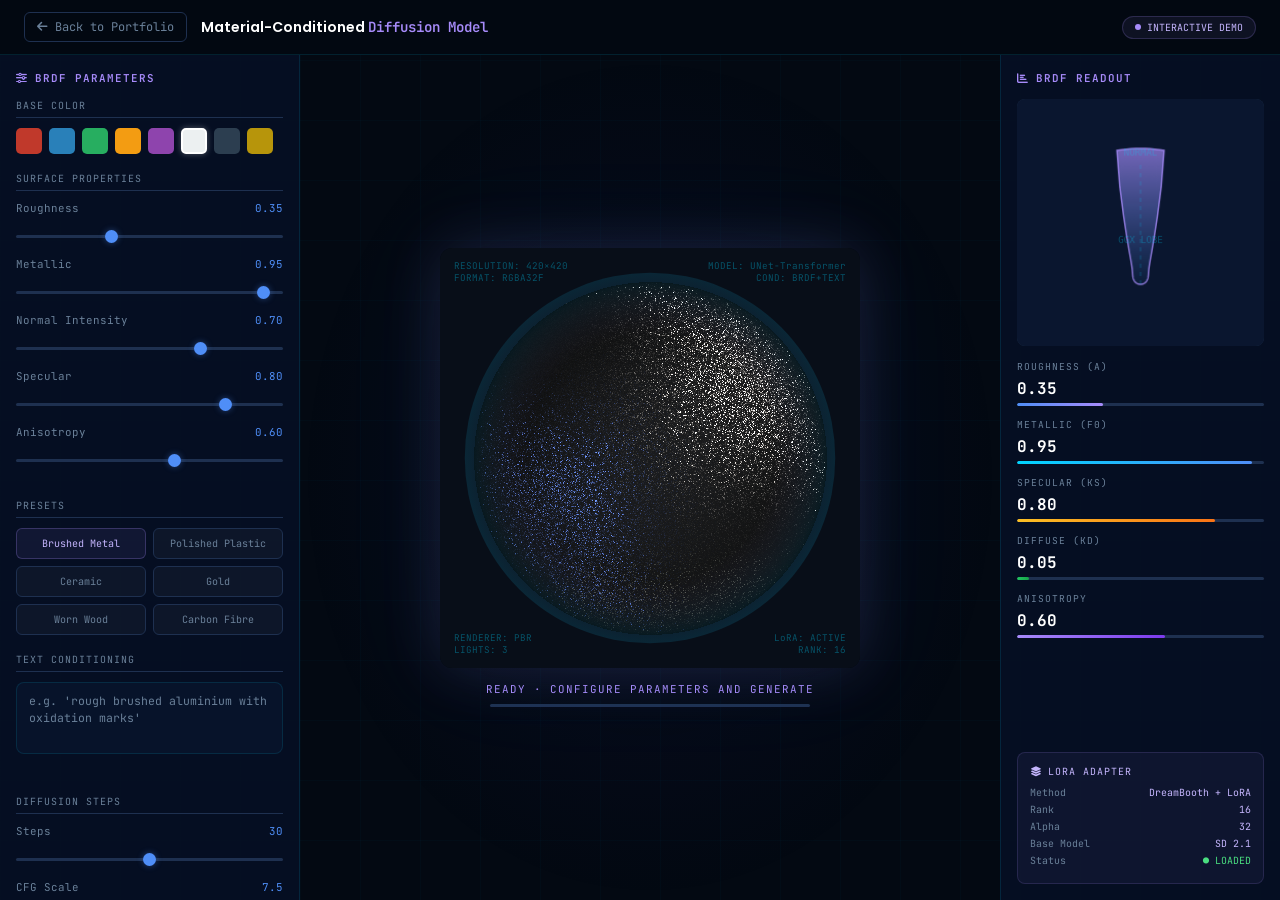
<file: demo-diffusion.html>
<!DOCTYPE html>
<html lang="en">
<head>
<meta charset="UTF-8"/>
<meta name="viewport" content="width=device-width, initial-scale=1.0"/>
<title>Material-Conditioned Diffusion Model — Live Demo</title>
<link href="https://fonts.googleapis.com/css2?family=Poppins:wght@400;500;600;700&family=JetBrains+Mono:wght@400;500;600&display=swap" rel="stylesheet"/>
<link rel="stylesheet" href="https://cdnjs.cloudflare.com/ajax/libs/font-awesome/6.5.0/css/all.min.css"/>
<style>
*,*::before,*::after{box-sizing:border-box;margin:0;padding:0}
:root{
  --bg:#030912;--card:rgba(6,16,36,0.92);--surface:rgba(8,20,44,0.85);
  --accent:#00d4ff;--accent2:#4f8ef7;--accent3:#a78bfa;
  --text:#dce8f5;--muted:#6a8099;--dim:#1e3050;
  --border:rgba(0,212,255,0.12);--border-h:rgba(0,212,255,0.3);
  --mono:'JetBrains Mono',monospace;--ease:cubic-bezier(.4,0,.2,1);
}
html,body{height:100%;overflow:hidden}
body{font-family:'Poppins',sans-serif;background:var(--bg);color:var(--text);display:flex;flex-direction:column}
body::before{content:'';position:fixed;inset:0;background-image:linear-gradient(rgba(0,212,255,0.025) 1px,transparent 1px),linear-gradient(90deg,rgba(0,212,255,0.025) 1px,transparent 1px);background-size:60px 60px;pointer-events:none;z-index:0}

.topbar{position:relative;z-index:10;display:flex;align-items:center;justify-content:space-between;padding:12px 24px;background:rgba(3,9,18,0.96);border-bottom:1px solid var(--border);flex-shrink:0}
.back-btn{display:flex;align-items:center;gap:7px;color:var(--muted);font-size:.75rem;text-decoration:none;font-family:var(--mono);transition:color .2s;padding:6px 12px;border:1px solid var(--dim);border-radius:6px}
.back-btn:hover{color:var(--accent);border-color:rgba(0,212,255,0.3)}
.demo-title{font-size:.88rem;font-weight:600;color:#fff}
.demo-title span{color:var(--accent3);font-family:var(--mono)}
.status-pill{display:flex;align-items:center;gap:6px;padding:4px 12px;background:rgba(167,139,250,0.08);border:1px solid rgba(167,139,250,0.2);border-radius:20px;font-size:.62rem;color:#c4b5fd;font-family:var(--mono)}
.live-dot{width:6px;height:6px;border-radius:50%;background:#a78bfa;animation:pulse 2s ease infinite}

.layout{display:grid;grid-template-columns:300px 1fr 280px;flex:1;overflow:hidden;position:relative;z-index:1}

/* ── Controls panel ── */
.controls{background:var(--card);border-right:1px solid var(--border);display:flex;flex-direction:column;overflow-y:auto;padding:16px}
.panel-header{font-size:.68rem;font-weight:600;color:var(--accent3);text-transform:uppercase;letter-spacing:1px;font-family:var(--mono);margin-bottom:14px;display:flex;align-items:center;gap:7px}
.ctrl-section{margin-bottom:18px}
.ctrl-section-title{font-size:.62rem;color:var(--muted);text-transform:uppercase;letter-spacing:1px;font-family:var(--mono);margin-bottom:10px;padding-bottom:5px;border-bottom:1px solid var(--dim)}
.ctrl-row{margin-bottom:12px}
.ctrl-label{display:flex;justify-content:space-between;font-size:.68rem;color:var(--muted);margin-bottom:5px;font-family:var(--mono)}
.ctrl-label span{color:var(--accent2)}
input[type=range]{width:100%;-webkit-appearance:none;height:3px;border-radius:2px;background:var(--dim);outline:none;cursor:pointer}
input[type=range]::-webkit-slider-thumb{-webkit-appearance:none;width:13px;height:13px;border-radius:50%;background:var(--accent2);border:2px solid rgba(79,142,247,0.3);box-shadow:0 0 6px rgba(79,142,247,0.4)}
input[type=range]::-webkit-slider-track{background:linear-gradient(90deg,var(--accent2) var(--pct,50%),var(--dim) var(--pct,50%))}
.color-pick{display:flex;gap:7px;flex-wrap:wrap}
.color-swatch{width:26px;height:26px;border-radius:5px;cursor:pointer;border:2px solid transparent;transition:all .18s;flex-shrink:0}
.color-swatch.selected{border-color:#fff;box-shadow:0 0 6px rgba(255,255,255,0.3)}
.preset-grid{display:grid;grid-template-columns:1fr 1fr;gap:7px}
.preset-btn{padding:8px 6px;font-size:.63rem;background:rgba(255,255,255,0.03);border:1px solid var(--dim);border-radius:6px;color:var(--muted);cursor:pointer;font-family:var(--mono);text-align:center;transition:all .2s}
.preset-btn:hover,.preset-btn.active{background:rgba(167,139,250,0.08);border-color:rgba(167,139,250,0.25);color:#c4b5fd}

/* Prompt input */
.prompt-area{margin-bottom:16px}
.prompt-input{width:100%;background:rgba(8,20,44,0.9);border:1px solid var(--border);border-radius:8px;padding:9px 12px;color:var(--text);font-family:var(--mono);font-size:.72rem;outline:none;resize:none;line-height:1.5;transition:border-color .2s}
.prompt-input:focus{border-color:rgba(167,139,250,0.35)}
.prompt-input::placeholder{color:var(--muted)}

.gen-btn{width:100%;padding:11px;background:linear-gradient(135deg,#2d1b6b,var(--accent3));border:none;border-radius:9px;color:#fff;font-family:'Poppins',sans-serif;font-size:.82rem;font-weight:600;cursor:pointer;transition:all .25s;margin-top:6px;display:flex;align-items:center;justify-content:center;gap:8px}
.gen-btn:hover{transform:translateY(-1px);box-shadow:0 6px 20px rgba(167,139,250,0.25)}
.gen-btn:disabled{opacity:.4;cursor:not-allowed;transform:none;box-shadow:none}

/* ── Canvas area ── */
.canvas-area{display:flex;flex-direction:column;align-items:center;justify-content:center;position:relative;overflow:hidden;background:radial-gradient(ellipse at 50% 50%,rgba(45,27,107,0.15),transparent 70%)}
.canvas-wrap{position:relative}
#material-canvas{display:block;border-radius:12px;box-shadow:0 0 60px rgba(167,139,250,0.15),0 0 120px rgba(0,212,255,0.05)}
.canvas-hud-tl,.canvas-hud-tr,.canvas-hud-bl,.canvas-hud-br{position:absolute;font-family:var(--mono);font-size:.58rem;color:rgba(0,212,255,0.35);pointer-events:none}
.canvas-hud-tl{top:12px;left:14px}
.canvas-hud-tr{top:12px;right:14px;text-align:right}
.canvas-hud-bl{bottom:12px;left:14px}
.canvas-hud-br{bottom:12px;right:14px;text-align:right}
#step-counter{font-size:.68rem;font-family:var(--mono);color:var(--accent3);margin-top:14px;letter-spacing:1px}
.diffusion-bar{width:320px;height:3px;background:var(--dim);border-radius:2px;margin-top:8px;overflow:hidden}
.diffusion-fill{height:100%;width:0%;background:linear-gradient(90deg,var(--accent2),var(--accent3));border-radius:2px;transition:width .1s linear}

/* ── BRDF panel ── */
.brdf-panel{background:var(--card);border-left:1px solid var(--border);display:flex;flex-direction:column;padding:16px;overflow-y:auto}
.brdf-vis{width:100%;aspect-ratio:1;border-radius:8px;margin-bottom:14px;background:var(--dim)}
.brdf-row{margin-bottom:12px}
.brdf-label{font-size:.6rem;color:var(--muted);text-transform:uppercase;letter-spacing:1px;font-family:var(--mono);margin-bottom:5px}
.brdf-val{font-size:1rem;font-weight:700;font-family:var(--mono);color:#fff}
.brdf-bar{height:3px;border-radius:2px;background:var(--dim);margin-top:4px;overflow:hidden}
.brdf-fill{height:100%;border-radius:2px}
.lora-status{margin-top:auto;padding:12px;background:rgba(167,139,250,0.06);border:1px solid rgba(167,139,250,0.15);border-radius:8px}
.lora-title{font-size:.62rem;color:#c4b5fd;text-transform:uppercase;letter-spacing:1px;font-family:var(--mono);margin-bottom:8px;display:flex;align-items:center;gap:6px}
.lora-row{display:flex;justify-content:space-between;font-size:.62rem;font-family:var(--mono);color:var(--muted);margin-bottom:4px}
.lora-row span{color:#c4b5fd}

@keyframes pulse{0%,100%{opacity:1;transform:scale(1)}50%{opacity:.5;transform:scale(.8)}}
@keyframes spin{from{transform:rotate(0deg)}to{transform:rotate(360deg)}}
::-webkit-scrollbar{width:3px}
::-webkit-scrollbar-thumb{background:rgba(167,139,250,0.2);border-radius:4px}
</style>
</head>
<body>

<div class="topbar">
  <div style="display:flex;align-items:center;gap:14px">
    <a href="index.html" class="back-btn"><i class="fas fa-arrow-left"></i> Back to Portfolio</a>
    <div>
      <div class="demo-title">Material-Conditioned <span>Diffusion Model</span></div>
    </div>
  </div>
  <div class="status-pill"><div class="live-dot"></div>INTERACTIVE DEMO</div>
</div>

<div class="layout">

  <!-- Controls -->
  <div class="controls">
    <div class="panel-header"><i class="fas fa-sliders-h"></i> BRDF Parameters</div>

    <div class="ctrl-section">
      <div class="ctrl-section-title">Base Color</div>
      <div class="color-pick" id="color-swatches">
        <div class="color-swatch selected" style="background:#c0392b" data-r="192" data-g="57" data-b="43"></div>
        <div class="color-swatch" style="background:#2980b9" data-r="41" data-g="128" data-b="185"></div>
        <div class="color-swatch" style="background:#27ae60" data-r="39" data-g="174" data-b="96"></div>
        <div class="color-swatch" style="background:#f39c12" data-r="243" data-g="156" data-b="18"></div>
        <div class="color-swatch" style="background:#8e44ad" data-r="142" data-g="68" data-b="173"></div>
        <div class="color-swatch" style="background:#ecf0f1" data-r="200" data-g="200" data-b="200"></div>
        <div class="color-swatch" style="background:#2c3e50" data-r="44" data-g="62" data-b="80"></div>
        <div class="color-swatch" style="background:#b7950b" data-r="183" data-g="149" data-b="11"></div>
      </div>
    </div>

    <div class="ctrl-section">
      <div class="ctrl-section-title">Surface Properties</div>
      <div class="ctrl-row">
        <div class="ctrl-label">Roughness <span id="lbl-roughness">0.40</span></div>
        <input type="range" id="sl-roughness" min="0" max="100" value="40" oninput="updateParam('roughness',this)"/>
      </div>
      <div class="ctrl-row">
        <div class="ctrl-label">Metallic <span id="lbl-metallic">0.20</span></div>
        <input type="range" id="sl-metallic" min="0" max="100" value="20" oninput="updateParam('metallic',this)"/>
      </div>
      <div class="ctrl-row">
        <div class="ctrl-label">Normal Intensity <span id="lbl-normal">0.60</span></div>
        <input type="range" id="sl-normal" min="0" max="100" value="60" oninput="updateParam('normal',this)"/>
      </div>
      <div class="ctrl-row">
        <div class="ctrl-label">Specular <span id="lbl-specular">0.50</span></div>
        <input type="range" id="sl-specular" min="0" max="100" value="50" oninput="updateParam('specular',this)"/>
      </div>
      <div class="ctrl-row">
        <div class="ctrl-label">Anisotropy <span id="lbl-anisotropy">0.00</span></div>
        <input type="range" id="sl-anisotropy" min="0" max="100" value="0" oninput="updateParam('anisotropy',this)"/>
      </div>
    </div>

    <div class="ctrl-section">
      <div class="ctrl-section-title">Presets</div>
      <div class="preset-grid">
        <div class="preset-btn active" onclick="applyPreset('metal',this)">Brushed Metal</div>
        <div class="preset-btn" onclick="applyPreset('plastic',this)">Polished Plastic</div>
        <div class="preset-btn" onclick="applyPreset('ceramic',this)">Ceramic</div>
        <div class="preset-btn" onclick="applyPreset('gold',this)">Gold</div>
        <div class="preset-btn" onclick="applyPreset('wood',this)">Worn Wood</div>
        <div class="preset-btn" onclick="applyPreset('carbon',this)">Carbon Fibre</div>
      </div>
    </div>

    <div class="ctrl-section">
      <div class="ctrl-section-title">Text Conditioning</div>
      <div class="prompt-area">
        <textarea id="prompt-input" class="prompt-input" rows="3" placeholder="e.g. 'rough brushed aluminium with oxidation marks'"></textarea>
      </div>
    </div>

    <div class="ctrl-section">
      <div class="ctrl-section-title">Diffusion Steps</div>
      <div class="ctrl-row">
        <div class="ctrl-label">Steps <span id="lbl-steps">30</span></div>
        <input type="range" id="sl-steps" min="10" max="50" value="30" oninput="document.getElementById('lbl-steps').textContent=this.value"/>
      </div>
      <div class="ctrl-row">
        <div class="ctrl-label">CFG Scale <span id="lbl-cfg">7.5</span></div>
        <input type="range" id="sl-cfg" min="10" max="200" value="75" oninput="document.getElementById('lbl-cfg').textContent=(this.value/10).toFixed(1)"/>
      </div>
    </div>

    <button class="gen-btn" id="gen-btn" onclick="generateTexture()">
      <i class="fas fa-wand-magic-sparkles"></i> Generate Material
    </button>
  </div>

  <!-- Canvas -->
  <div class="canvas-area">
    <div class="canvas-wrap">
      <canvas id="material-canvas" width="420" height="420"></canvas>
      <div class="canvas-hud-tl" id="hud-tl">RESOLUTION: 420×420<br/>FORMAT: RGBA32F</div>
      <div class="canvas-hud-tr" id="hud-tr">MODEL: UNet-Transformer<br/>COND: BRDF+TEXT</div>
      <div class="canvas-hud-bl" id="hud-bl">RENDERER: PBR<br/>LIGHTS: 3</div>
      <div class="canvas-hud-br" id="hud-br">LoRA: ACTIVE<br/>RANK: 16</div>
    </div>
    <div id="step-counter">READY · CONFIGURE PARAMETERS AND GENERATE</div>
    <div class="diffusion-bar"><div class="diffusion-fill" id="diff-fill"></div></div>
  </div>

  <!-- BRDF readout -->
  <div class="brdf-panel">
    <div class="panel-header" style="color:var(--accent3)"><i class="fas fa-chart-bar"></i> BRDF Readout</div>
    <canvas id="brdf-canvas" class="brdf-vis" width="240" height="240"></canvas>

    <div class="brdf-row">
      <div class="brdf-label">Roughness (α)</div>
      <div class="brdf-val" id="br-roughness">0.40</div>
      <div class="brdf-bar"><div class="brdf-fill" id="bf-roughness" style="width:40%;background:linear-gradient(90deg,#4f8ef7,#a78bfa)"></div></div>
    </div>
    <div class="brdf-row">
      <div class="brdf-label">Metallic (F0)</div>
      <div class="brdf-val" id="br-metallic">0.20</div>
      <div class="brdf-bar"><div class="brdf-fill" id="bf-metallic" style="width:20%;background:linear-gradient(90deg,#00d4ff,#4f8ef7)"></div></div>
    </div>
    <div class="brdf-row">
      <div class="brdf-label">Specular (Ks)</div>
      <div class="brdf-val" id="br-specular">0.50</div>
      <div class="brdf-bar"><div class="brdf-fill" id="bf-specular" style="width:50%;background:linear-gradient(90deg,#fbbf24,#f97316)"></div></div>
    </div>
    <div class="brdf-row">
      <div class="brdf-label">Diffuse (Kd)</div>
      <div class="brdf-val" id="br-diffuse">0.80</div>
      <div class="brdf-bar"><div class="brdf-fill" id="bf-diffuse" style="width:80%;background:linear-gradient(90deg,#22c55e,#16a34a)"></div></div>
    </div>
    <div class="brdf-row">
      <div class="brdf-label">Anisotropy</div>
      <div class="brdf-val" id="br-anisotropy">0.00</div>
      <div class="brdf-bar"><div class="brdf-fill" id="bf-anisotropy" style="width:0%;background:linear-gradient(90deg,#a78bfa,#7c3aed)"></div></div>
    </div>

    <div class="lora-status">
      <div class="lora-title"><i class="fas fa-layer-group"></i> LoRA Adapter</div>
      <div class="lora-row">Method <span>DreamBooth + LoRA</span></div>
      <div class="lora-row">Rank <span>16</span></div>
      <div class="lora-row">Alpha <span>32</span></div>
      <div class="lora-row">Base Model <span>SD 2.1</span></div>
      <div class="lora-row">Status <span style="color:#4ade80">● LOADED</span></div>
    </div>
  </div>
</div>

<script>
const canvas = document.getElementById('material-canvas');
const ctx = canvas.getContext('2d');
const brdfCanvas = document.getElementById('brdf-canvas');
const brdfCtx = brdfCanvas.getContext('2d');

const params = { roughness:.4, metallic:.2, normal:.6, specular:.5, anisotropy:0, r:192, g:57, b:43 };
let isGenerating = false;
let noiseAnim = null;

const PRESETS = {
  metal:   { roughness:.35, metallic:.95, normal:.7, specular:.8, anisotropy:.6, r:160, g:165, b:170, ci:5 },
  plastic: { roughness:.15, metallic:.0,  normal:.3, specular:.7, anisotropy:.0, r:41,  g:128, b:185, ci:1 },
  ceramic: { roughness:.1,  metallic:.0,  normal:.4, specular:.6, anisotropy:.0, r:200, g:200, b:200, ci:5 },
  gold:    { roughness:.2,  metallic:1.0, normal:.5, specular:.9, anisotropy:.3, r:183, g:149, b:11,  ci:7 },
  wood:    { roughness:.8,  metallic:.0,  normal:.9, specular:.2, anisotropy:.7, r:120, g:72,  b:32,  ci:2 },
  carbon:  { roughness:.25, metallic:.6,  normal:.8, specular:.7, anisotropy:.8, r:30,  g:35,  b:40,  ci:6 },
};

function applyPreset(name, btn) {
  const p = PRESETS[name];
  if (!p) return;
  document.querySelectorAll('.preset-btn').forEach(b => b.classList.remove('active'));
  btn.classList.add('active');
  params.roughness = p.roughness; params.metallic = p.metallic;
  params.normal = p.normal; params.specular = p.specular;
  params.anisotropy = p.anisotropy; params.r = p.r; params.g = p.g; params.b = p.b;
  document.getElementById('sl-roughness').value = p.roughness * 100;
  document.getElementById('sl-metallic').value  = p.metallic  * 100;
  document.getElementById('sl-normal').value    = p.normal    * 100;
  document.getElementById('sl-specular').value  = p.specular  * 100;
  document.getElementById('sl-anisotropy').value = p.anisotropy * 100;
  document.getElementById('lbl-roughness').textContent = p.roughness.toFixed(2);
  document.getElementById('lbl-metallic').textContent  = p.metallic.toFixed(2);
  document.getElementById('lbl-normal').textContent    = p.normal.toFixed(2);
  document.getElementById('lbl-specular').textContent  = p.specular.toFixed(2);
  document.getElementById('lbl-anisotropy').textContent = p.anisotropy.toFixed(2);
  document.querySelectorAll('.color-swatch').forEach((s,i) => { s.classList.toggle('selected', i === p.ci); });
  updateBRDF();
  renderMaterial(0);
}

function updateParam(name, el) {
  const v = el.value / 100;
  params[name] = v;
  document.getElementById('lbl-' + name).textContent = v.toFixed(2);
  updateBRDF();
  renderMaterial(0);
}

document.querySelectorAll('.color-swatch').forEach(sw => {
  sw.addEventListener('click', () => {
    document.querySelectorAll('.color-swatch').forEach(s => s.classList.remove('selected'));
    sw.classList.add('selected');
    params.r = +sw.dataset.r; params.g = +sw.dataset.g; params.b = +sw.dataset.b;
    renderMaterial(0); updateBRDF();
  });
});

/* ── PBR Material Renderer ── */
function renderMaterial(noiseLevel) {
  const W = canvas.width, H = canvas.height;
  const cx = W/2, cy = H/2, R = W * 0.42;
  const imgData = ctx.createImageData(W, H);
  const d = imgData.data;

  // 3 lights
  const lights = [
    { x:.6,  y:-.5, z:.6,  r:1,    g:0.95, b:0.9,  i:1.2 },
    { x:-.5, y:.3,  z:.4,  r:.4,   g:.55,  b:1,    i:.5 },
    { x:.1,  y:.8,  z:.3,  r:.8,   g:.8,   b:.7,   i:.25 },
  ];
  const ambient = .08;

  // Normal map seed
  const seed = (params.r * 13 + params.g * 7 + params.b * 3) & 0xffff;
  function noise2(x, y) {
    const n = Math.sin(x * 127.1 + y * 311.7 + seed) * 43758.5453;
    return n - Math.floor(n);
  }

  for (let py = 0; py < H; py++) {
    for (let px = 0; px < W; px++) {
      const dx = (px - cx) / R, dy = (py - cy) / R;
      const dist2 = dx*dx + dy*dy;
      if (dist2 > 1) continue;
      const dz = Math.sqrt(1 - dist2);

      // Normal perturbation
      const ni = params.normal * .35;
      const nx_off = (noise2(dx * 8, dy * 8) - .5) * ni * 2;
      const ny_off = (noise2(dx * 8 + 100, dy * 8 + 100) - .5) * ni * 2;
      let nx = dx * .3 + nx_off, ny = dy * .3 + ny_off, nz = dz;
      const nl = Math.sqrt(nx*nx + ny*ny + nz*nz);
      nx/=nl; ny/=nl; nz/=nl;

      let totalR = ambient * params.r / 255;
      let totalG = ambient * params.g / 255;
      let totalB = ambient * params.b / 255;

      for (const L of lights) {
        const lx = L.x, ly = L.y, lz = L.z;
        const NdotL = Math.max(0, nx*lx + ny*ly + nz*lz);
        if (NdotL <= 0) continue;

        // Diffuse
        const kd = (1 - params.metallic) * NdotL;
        const baseR = params.r / 255, baseG = params.g / 255, baseB = params.b / 255;

        // Specular (GGX-ish)
        const alpha = params.roughness * params.roughness + .001;
        const vx = -dx*.2, vy = -dy*.2, vz = dz;
        const hx = (lx+vx)*.5, hy = (ly+vy)*.5, hz = (lz+vz)*.5;
        const hl = Math.sqrt(hx*hx+hy*hy+hz*hz) + .0001;
        const NdotH = Math.max(0, nx*(hx/hl) + ny*(hy/hl) + nz*(hz/hl));
        const D = alpha * alpha / (Math.PI * Math.pow(NdotH*NdotH*(alpha*alpha-1)+1, 2) + .0001);
        const ks = params.specular * D * .15;

        // Fresnel
        const NdotV = Math.max(0, nx*(-dx*.1) + ny*(-dy*.1) + nz*dz);
        const F0r = params.metallic * baseR + (1-params.metallic) * .04;
        const F0g = params.metallic * baseG + (1-params.metallic) * .04;
        const F0b = params.metallic * baseB + (1-params.metallic) * .04;
        const F = (x) => x + (1-x)*Math.pow(1-NdotV,5);

        totalR += L.i * (kd * baseR + (ks * F(F0r) + ks * .4) * L.r);
        totalG += L.i * (kd * baseG + (ks * F(F0g) + ks * .4) * L.g);
        totalB += L.i * (kd * baseB + (ks * F(F0b) + ks * .4) * L.b);
      }

      // Edge darkening
      const edge = Math.pow(1 - dist2, .3);
      totalR *= edge; totalG *= edge; totalB *= edge;

      // Noise overlay
      if (noiseLevel > 0) {
        const n = noise2(px * .1, py * .1);
        totalR = totalR * (1-noiseLevel) + n * noiseLevel;
        totalG = totalG * (1-noiseLevel) + n * noiseLevel;
        totalB = totalB * (1-noiseLevel) + n * noiseLevel;
      }

      const idx = (py * W + px) * 4;
      d[idx]   = Math.min(255, totalR * 255);
      d[idx+1] = Math.min(255, totalG * 255);
      d[idx+2] = Math.min(255, totalB * 255);
      d[idx+3] = 255;
    }
  }

  // Background
  for (let i = 0; i < W*H*4; i+=4) {
    if (d[i+3] === 0) { d[i]=8; d[i+1]=14; d[i+2]=24; d[i+3]=255; }
  }

  ctx.putImageData(imgData, 0, 0);

  // Sphere edge glow
  ctx.save();
  const grd = ctx.createRadialGradient(cx, cy, R*.7, cx, cy, R*1.1);
  grd.addColorStop(0, 'rgba(167,139,250,0)');
  grd.addColorStop(1, `rgba(${params.metallic > .5 ? '0,212,255' : '167,139,250'},.15)`);
  ctx.fillStyle = grd;
  ctx.beginPath(); ctx.arc(cx, cy, R*1.05, 0, Math.PI*2); ctx.fill();
  ctx.restore();
}

/* ── BRDF visualiser (distribution lobe) ── */
function updateBRDF() {
  const W = brdfCanvas.width, H = brdfCanvas.height;
  brdfCtx.clearRect(0, 0, W, H);
  brdfCtx.fillStyle = 'rgba(8,20,44,0.9)';
  brdfCtx.fillRect(0, 0, W, H);

  const cx = W*.5, cy = H*.75;
  const maxR = H * .55;
  brdfCtx.beginPath();
  for (let a = 0; a <= 180; a += 2) {
    const rad = a * Math.PI / 180;
    const theta = rad - Math.PI/2;
    const cosT = Math.cos(theta);
    const alpha = params.roughness * params.roughness + .001;
    const D = alpha*alpha / (Math.PI * Math.pow(cosT*cosT*(alpha*alpha-1)+1,2) + .001);
    const r = Math.min(maxR, D * params.specular * maxR * .6 + maxR * .1 * Math.max(0,cosT));
    const px2 = cx + r * Math.sin(theta);
    const py2 = cy - r * Math.abs(Math.cos(theta));
    a === 0 ? brdfCtx.moveTo(px2, py2) : brdfCtx.lineTo(px2, py2);
  }
  brdfCtx.lineTo(cx, cy);
  brdfCtx.closePath();
  const g = brdfCtx.createLinearGradient(cx, cy - maxR, cx, cy);
  g.addColorStop(0, `rgba(167,139,250,${.3 + params.metallic * .4})`);
  g.addColorStop(1, 'rgba(79,142,247,0.05)');
  brdfCtx.fillStyle = g; brdfCtx.fill();
  brdfCtx.strokeStyle = `rgba(167,139,250,${.5 + params.metallic*.3})`; brdfCtx.lineWidth = 1.5; brdfCtx.stroke();

  // Normal line
  brdfCtx.beginPath(); brdfCtx.moveTo(cx, cy); brdfCtx.lineTo(cx, cy - maxR*.9);
  brdfCtx.strokeStyle = 'rgba(0,212,255,0.25)'; brdfCtx.lineWidth = 1; brdfCtx.setLineDash([4,4]); brdfCtx.stroke(); brdfCtx.setLineDash([]);

  // Labels
  brdfCtx.font = '9px JetBrains Mono, monospace'; brdfCtx.fillStyle = 'rgba(0,212,255,0.3)'; brdfCtx.textAlign = 'center';
  brdfCtx.fillText('NORMAL', cx, cy - maxR*.95);
  brdfCtx.fillText('GGX LOBE', cx, cy - maxR * .3);

  // Update readout
  document.getElementById('br-roughness').textContent = params.roughness.toFixed(2);
  document.getElementById('br-metallic').textContent  = params.metallic.toFixed(2);
  document.getElementById('br-specular').textContent  = params.specular.toFixed(2);
  const kd = (1 - params.metallic).toFixed(2);
  document.getElementById('br-diffuse').textContent   = kd;
  document.getElementById('br-anisotropy').textContent = params.anisotropy.toFixed(2);
  document.getElementById('bf-roughness').style.width  = (params.roughness*100)+'%';
  document.getElementById('bf-metallic').style.width   = (params.metallic*100)+'%';
  document.getElementById('bf-specular').style.width   = (params.specular*100)+'%';
  document.getElementById('bf-diffuse').style.width    = ((1-params.metallic)*100)+'%';
  document.getElementById('bf-anisotropy').style.width = (params.anisotropy*100)+'%';
}

async function generateTexture() {
  if (isGenerating) return;
  isGenerating = true;
  document.getElementById('gen-btn').disabled = true;

  const totalSteps = parseInt(document.getElementById('sl-steps').value);
  const fill = document.getElementById('diff-fill');
  const counter = document.getElementById('step-counter');

  // Denoising animation: noise → material
  for (let step = 0; step <= totalSteps; step++) {
    const t = step / totalSteps;
    const noiseLevel = Math.pow(1 - t, 1.5);
    renderMaterial(noiseLevel);
    fill.style.width = (t * 100) + '%';
    counter.textContent = `DENOISING · STEP ${step}/${totalSteps} · NOISE: ${(noiseLevel).toFixed(3)}`;
    document.getElementById('hud-br').textContent = `LoRA: ACTIVE\nSTEP: ${step}/${totalSteps}`;
    await sleep(35);
  }

  fill.style.width = '100%';
  counter.textContent = `✓ GENERATION COMPLETE · ${totalSteps} STEPS · CFG: ${(document.getElementById('sl-cfg').value/10).toFixed(1)}`;
  document.getElementById('hud-br').textContent = 'LoRA: ACTIVE\nRANK: 16';

  setTimeout(() => { fill.style.width = '0%'; }, 2000);
  isGenerating = false;
  document.getElementById('gen-btn').disabled = false;
}

function sleep(ms) { return new Promise(r => setTimeout(r, ms)); }

// Init
applyPreset('metal', document.querySelector('.preset-btn.active'));
</script>
</body>
</html>
</file>
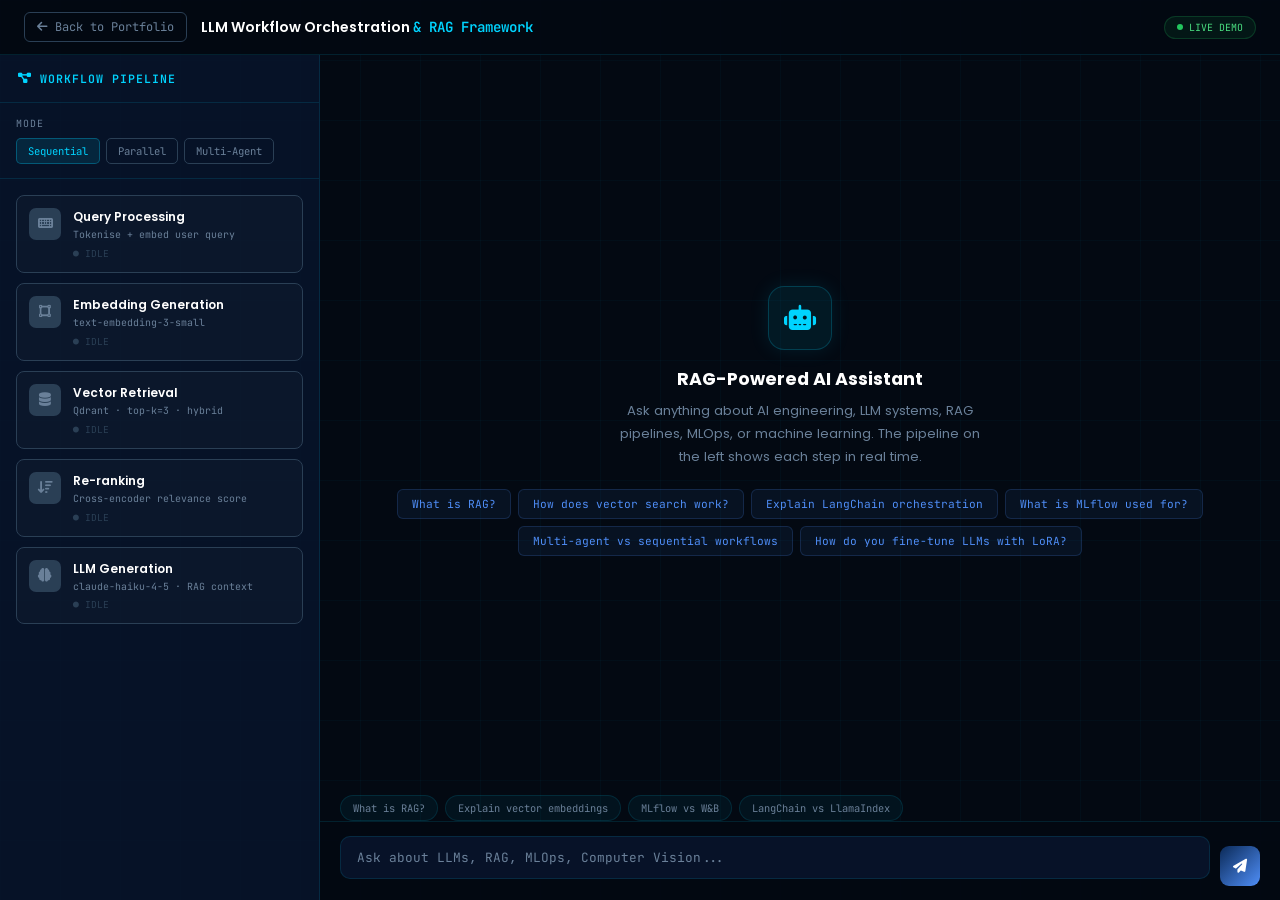
<file: demo-llm.html>
<!DOCTYPE html>
<html lang="en">
<head>
<meta charset="UTF-8"/>
<meta name="viewport" content="width=device-width, initial-scale=1.0"/>
<title>LLM Workflow Orchestration — Live Demo</title>
<link href="https://fonts.googleapis.com/css2?family=Poppins:wght@400;500;600;700&family=JetBrains+Mono:wght@400;500;600&display=swap" rel="stylesheet"/>
<link rel="stylesheet" href="https://cdnjs.cloudflare.com/ajax/libs/font-awesome/6.5.0/css/all.min.css"/>
<style>
*,*::before,*::after{box-sizing:border-box;margin:0;padding:0}
:root{
  --bg:#030912;--surface:rgba(6,16,36,0.9);--card:rgba(8,20,44,0.85);
  --accent:#00d4ff;--accent2:#4f8ef7;--accent3:#a78bfa;
  --green:#22c55e;--yellow:#fbbf24;--red:#ef4444;
  --text:#dce8f5;--muted:#6a8099;--dim:#2a3f55;
  --border:rgba(0,212,255,0.12);--border-h:rgba(0,212,255,0.3);
  --mono:'JetBrains Mono',monospace;--ease:cubic-bezier(.4,0,.2,1);
}
html,body{height:100%;overflow:hidden}
body{font-family:'Poppins',sans-serif;background:var(--bg);color:var(--text);display:flex;flex-direction:column}

/* Grid bg */
body::before{content:'';position:fixed;inset:0;background-image:linear-gradient(rgba(0,212,255,0.03) 1px,transparent 1px),linear-gradient(90deg,rgba(0,212,255,0.03) 1px,transparent 1px);background-size:60px 60px;pointer-events:none;z-index:0}

/* ── Top bar ── */
.topbar{position:relative;z-index:10;display:flex;align-items:center;justify-content:space-between;padding:12px 24px;background:rgba(3,9,18,0.95);border-bottom:1px solid var(--border);flex-shrink:0}
.topbar-left{display:flex;align-items:center;gap:14px}
.back-btn{display:flex;align-items:center;gap:7px;color:var(--muted);font-size:.75rem;text-decoration:none;font-family:var(--mono);transition:color .2s;padding:6px 12px;border:1px solid var(--dim);border-radius:6px}
.back-btn:hover{color:var(--accent);border-color:rgba(0,212,255,0.3)}
.demo-title{font-size:.88rem;font-weight:600;color:#fff}
.demo-title span{color:var(--accent);font-family:var(--mono)}
.status-pill{display:flex;align-items:center;gap:6px;padding:4px 12px;background:rgba(34,197,94,0.08);border:1px solid rgba(34,197,94,0.2);border-radius:20px;font-size:.62rem;color:#4ade80;font-family:var(--mono)}
.live-dot{width:6px;height:6px;border-radius:50%;background:#22c55e;animation:pulse 2s ease infinite}

/* ── Layout ── */
.layout{display:grid;grid-template-columns:320px 1fr;flex:1;overflow:hidden;position:relative;z-index:1}

/* ── Pipeline panel ── */
.pipeline{background:var(--card);border-right:1px solid var(--border);display:flex;flex-direction:column;overflow:hidden}
.panel-header{padding:16px 18px;border-bottom:1px solid var(--border);font-size:.72rem;font-weight:600;color:var(--accent);text-transform:uppercase;letter-spacing:1px;font-family:var(--mono);display:flex;align-items:center;gap:8px}
.workflow-selector{padding:14px 16px;border-bottom:1px solid var(--border)}
.ws-label{font-size:.62rem;color:var(--muted);text-transform:uppercase;letter-spacing:1px;font-family:var(--mono);margin-bottom:8px}
.ws-btns{display:flex;gap:6px;flex-wrap:wrap}
.ws-btn{padding:5px 11px;font-size:.66rem;font-family:var(--mono);border-radius:5px;border:1px solid var(--dim);background:transparent;color:var(--muted);cursor:pointer;transition:all .2s}
.ws-btn.active{background:rgba(0,212,255,0.1);border-color:rgba(0,212,255,0.3);color:var(--accent)}
.pipeline-steps{padding:16px;flex:1;overflow-y:auto;display:flex;flex-direction:column;gap:10px}
.step{display:flex;align-items:flex-start;gap:12px;padding:12px;border-radius:8px;border:1px solid var(--dim);background:rgba(255,255,255,0.02);transition:all .3s}
.step.active{border-color:rgba(0,212,255,0.35);background:rgba(0,212,255,0.05);box-shadow:0 0 12px rgba(0,212,255,0.08)}
.step.done{border-color:rgba(34,197,94,0.25);background:rgba(34,197,94,0.04)}
.step.error{border-color:rgba(239,68,68,0.25);background:rgba(239,68,68,0.04)}
.step-icon{width:32px;height:32px;border-radius:7px;display:flex;align-items:center;justify-content:center;font-size:.85rem;flex-shrink:0;background:var(--dim);color:var(--muted);transition:all .3s}
.step.active .step-icon{background:rgba(0,212,255,0.15);color:var(--accent)}
.step.done .step-icon{background:rgba(34,197,94,0.15);color:var(--green)}
.step-info{flex:1;min-width:0}
.step-name{font-size:.75rem;font-weight:600;color:#fff;margin-bottom:2px}
.step-detail{font-size:.62rem;color:var(--muted);font-family:var(--mono);line-height:1.5}
.step-status{font-size:.6rem;font-family:var(--mono);margin-top:4px}
.step-status.running{color:var(--accent);animation:blink .9s ease infinite}
.step-status.done{color:var(--green)}
.step-status.idle{color:var(--dim)}

/* Retrieved docs */
.retrieved-docs{padding:0 16px 16px;display:flex;flex-direction:column;gap:6px}
.retrieved-header{font-size:.62rem;color:var(--muted);text-transform:uppercase;letter-spacing:1px;font-family:var(--mono);margin-bottom:4px}
.doc-chip{padding:7px 10px;background:rgba(79,142,247,0.06);border:1px solid rgba(79,142,247,0.15);border-radius:6px;font-size:.63rem;color:var(--accent2);font-family:var(--mono);line-height:1.5;opacity:0;transform:translateY(4px);transition:all .3s}
.doc-chip.show{opacity:1;transform:translateY(0)}
.doc-score{float:right;color:var(--green);font-weight:600}

/* ── Chat panel ── */
.chat-panel{display:flex;flex-direction:column;overflow:hidden}
.chat-messages{flex:1;overflow-y:auto;padding:20px;display:flex;flex-direction:column;gap:14px}
.chat-messages::-webkit-scrollbar{width:3px}
.chat-messages::-webkit-scrollbar-thumb{background:rgba(0,212,255,0.15);border-radius:4px}
.msg{display:flex;gap:10px;align-items:flex-start;animation:fadeUp .3s var(--ease)}
.msg.user{flex-direction:row-reverse}
.msg-avatar{width:30px;height:30px;border-radius:50%;display:flex;align-items:center;justify-content:center;font-size:.75rem;flex-shrink:0;font-weight:600}
.msg.user .msg-avatar{background:linear-gradient(135deg,#0b2a58,var(--accent2));color:#fff}
.msg.agent .msg-avatar{background:rgba(0,212,255,0.1);border:1px solid rgba(0,212,255,0.25);color:var(--accent)}
.msg-bubble{max-width:78%;padding:12px 16px;border-radius:12px;font-size:.82rem;line-height:1.75}
.msg.user .msg-bubble{background:linear-gradient(135deg,rgba(11,42,88,0.9),rgba(30,70,140,0.7));border:1px solid rgba(79,142,247,0.2);color:#fff;border-radius:12px 12px 4px 12px}
.msg.agent .msg-bubble{background:rgba(6,18,40,0.9);border:1px solid var(--border);color:var(--text);border-radius:12px 12px 12px 4px}
.msg-meta{font-size:.58rem;color:var(--muted);margin-top:5px;font-family:var(--mono)}
.typing-indicator{display:flex;gap:4px;align-items:center;padding:4px 0}
.typing-indicator span{width:5px;height:5px;border-radius:50%;background:var(--accent);animation:typing 1.2s ease infinite}
.typing-indicator span:nth-child(2){animation-delay:.2s}
.typing-indicator span:nth-child(3){animation-delay:.4s}

/* Input bar */
.chat-input-bar{padding:14px 20px;border-top:1px solid var(--border);background:rgba(3,9,18,0.95);display:flex;gap:10px;align-items:flex-end;flex-shrink:0}
.input-wrap{flex:1;position:relative}
.chat-input{width:100%;background:rgba(8,20,44,0.9);border:1px solid var(--border);border-radius:10px;padding:11px 16px;color:var(--text);font-family:var(--mono);font-size:.8rem;outline:none;resize:none;line-height:1.5;transition:border-color .2s;max-height:100px}
.chat-input:focus{border-color:rgba(0,212,255,0.35)}
.chat-input::placeholder{color:var(--muted)}
.send-btn{width:40px;height:40px;border-radius:9px;background:linear-gradient(135deg,#0b2a58,var(--accent2));border:none;color:#fff;cursor:pointer;display:flex;align-items:center;justify-content:center;font-size:.88rem;transition:all .22s;flex-shrink:0}
.send-btn:hover{transform:scale(1.05);box-shadow:0 4px 14px rgba(79,142,247,0.3)}
.send-btn:disabled{opacity:.4;cursor:not-allowed;transform:none}

/* Suggestions */
.suggestions{padding:8px 20px 0;display:flex;gap:7px;flex-wrap:wrap}
.sug{padding:5px 12px;font-size:.65rem;background:rgba(0,212,255,0.05);border:1px solid rgba(0,212,255,0.12);border-radius:20px;color:var(--muted);cursor:pointer;font-family:var(--mono);transition:all .18s}
.sug:hover{color:var(--accent);border-color:rgba(0,212,255,0.3);background:rgba(0,212,255,0.08)}

/* Welcome */
.welcome{display:flex;flex-direction:column;align-items:center;justify-content:center;flex:1;padding:40px;text-align:center}
.welcome-icon{width:64px;height:64px;border-radius:16px;background:rgba(0,212,255,0.08);border:1px solid rgba(0,212,255,0.2);display:flex;align-items:center;justify-content:center;font-size:1.6rem;color:var(--accent);margin:0 auto 16px;box-shadow:0 0 20px rgba(0,212,255,0.1)}
.welcome h3{font-size:1.1rem;font-weight:700;color:#fff;margin-bottom:8px}
.welcome p{font-size:.82rem;color:var(--muted);max-width:380px;line-height:1.75;margin-bottom:20px}
.welcome-chips{display:flex;flex-wrap:wrap;gap:7px;justify-content:center}
.wchip{padding:7px 14px;font-size:.7rem;background:rgba(79,142,247,0.07);border:1px solid rgba(79,142,247,0.18);border-radius:6px;color:var(--accent2);cursor:pointer;font-family:var(--mono);transition:all .2s}
.wchip:hover{background:rgba(79,142,247,0.14);border-color:rgba(79,142,247,0.35);color:#fff}

@keyframes pulse{0%,100%{opacity:1;transform:scale(1)}50%{opacity:.5;transform:scale(.8)}}
@keyframes blink{0%,49%{opacity:1}50%,100%{opacity:0}}
@keyframes fadeUp{from{opacity:0;transform:translateY(10px)}to{opacity:1;transform:translateY(0)}}
@keyframes typing{0%,60%,100%{transform:translateY(0);opacity:.4}30%{transform:translateY(-4px);opacity:1}}
::-webkit-scrollbar{width:3px}
::-webkit-scrollbar-thumb{background:rgba(0,212,255,0.15);border-radius:4px}
</style>
</head>
<body>

<!-- Top bar -->
<div class="topbar">
  <div class="topbar-left">
    <a href="index.html" class="back-btn"><i class="fas fa-arrow-left"></i> Back to Portfolio</a>
    <div>
      <div class="demo-title">LLM Workflow Orchestration <span>&amp; RAG Framework</span></div>
    </div>
  </div>
  <div class="status-pill"><div class="live-dot"></div>LIVE DEMO</div>
</div>

<div class="layout">

  <!-- Pipeline panel -->
  <div class="pipeline">
    <div class="panel-header"><i class="fas fa-project-diagram"></i> Workflow Pipeline</div>
    <div class="workflow-selector">
      <div class="ws-label">Mode</div>
      <div class="ws-btns">
        <button class="ws-btn active" onclick="setMode('sequential',this)">Sequential</button>
        <button class="ws-btn" onclick="setMode('parallel',this)">Parallel</button>
        <button class="ws-btn" onclick="setMode('multiagent',this)">Multi-Agent</button>
      </div>
    </div>
    <div class="pipeline-steps">
      <div class="step" id="step-query">
        <div class="step-icon"><i class="fas fa-keyboard"></i></div>
        <div class="step-info">
          <div class="step-name">Query Processing</div>
          <div class="step-detail">Tokenise + embed user query</div>
          <div class="step-status idle" id="ss-query">● IDLE</div>
        </div>
      </div>
      <div class="step" id="step-embed">
        <div class="step-icon"><i class="fas fa-vector-square"></i></div>
        <div class="step-info">
          <div class="step-name">Embedding Generation</div>
          <div class="step-detail">text-embedding-3-small</div>
          <div class="step-status idle" id="ss-embed">● IDLE</div>
        </div>
      </div>
      <div class="step" id="step-retrieval">
        <div class="step-icon"><i class="fas fa-database"></i></div>
        <div class="step-info">
          <div class="step-name">Vector Retrieval</div>
          <div class="step-detail" id="step-retrieval-detail">Qdrant · top-k=3 · hybrid</div>
          <div class="step-status idle" id="ss-retrieval">● IDLE</div>
        </div>
      </div>
      <div class="step" id="step-rerank">
        <div class="step-icon"><i class="fas fa-sort-amount-down"></i></div>
        <div class="step-info">
          <div class="step-name">Re-ranking</div>
          <div class="step-detail">Cross-encoder relevance score</div>
          <div class="step-status idle" id="ss-rerank">● IDLE</div>
        </div>
      </div>
      <div class="step" id="step-llm">
        <div class="step-icon"><i class="fas fa-brain"></i></div>
        <div class="step-info">
          <div class="step-name">LLM Generation</div>
          <div class="step-detail">claude-haiku-4-5 · RAG context</div>
          <div class="step-status idle" id="ss-llm">● IDLE</div>
        </div>
      </div>
    </div>
    <div class="retrieved-docs" id="retrieved-docs" style="display:none">
      <div class="retrieved-header">Retrieved Context</div>
    </div>
  </div>

  <!-- Chat panel -->
  <div class="chat-panel">
    <div id="chat-area" class="chat-messages">
      <div class="welcome" id="welcome-screen">
        <div class="welcome-icon"><i class="fas fa-robot"></i></div>
        <h3>RAG-Powered AI Assistant</h3>
        <p>Ask anything about AI engineering, LLM systems, RAG pipelines, MLOps, or machine learning. The pipeline on the left shows each step in real time.</p>
        <div class="welcome-chips">
          <div class="wchip" onclick="sendSuggestion(this)">What is RAG?</div>
          <div class="wchip" onclick="sendSuggestion(this)">How does vector search work?</div>
          <div class="wchip" onclick="sendSuggestion(this)">Explain LangChain orchestration</div>
          <div class="wchip" onclick="sendSuggestion(this)">What is MLflow used for?</div>
          <div class="wchip" onclick="sendSuggestion(this)">Multi-agent vs sequential workflows</div>
          <div class="wchip" onclick="sendSuggestion(this)">How do you fine-tune LLMs with LoRA?</div>
        </div>
      </div>
    </div>
    <div class="suggestions" id="suggestions">
      <span class="sug" onclick="sendSuggestion(this)">What is RAG?</span>
      <span class="sug" onclick="sendSuggestion(this)">Explain vector embeddings</span>
      <span class="sug" onclick="sendSuggestion(this)">MLflow vs W&amp;B</span>
      <span class="sug" onclick="sendSuggestion(this)">LangChain vs LlamaIndex</span>
    </div>
    <div class="chat-input-bar">
      <div class="input-wrap">
        <textarea id="chat-input" class="chat-input" rows="1" placeholder="Ask about LLMs, RAG, MLOps, Computer Vision..." onkeydown="handleKey(event)"></textarea>
      </div>
      <button class="send-btn" id="send-btn" onclick="sendMessage()"><i class="fas fa-paper-plane"></i></button>
    </div>
  </div>

</div>

<script>
// ─── REPLACE THIS with your Cloudflare Worker URL after deploying ───
const WORKER_URL = 'https://withered-sky-639f.danialmonachan24.workers.dev';
// ─────────────────────────────────────────────────────────────────────

const SYSTEM_PROMPT = `You are an AI assistant powering Danial Monachan's LLM Workflow Orchestration & RAG Framework demo. Danial is an AI/ML Engineer at ASML Berlin, specialising in LLM systems, RAG pipelines, Computer Vision, and MLOps.

Answer questions about AI engineering, LLMs, RAG systems, vector databases, LangChain, MLOps, computer vision, and related ML engineering topics. Be concise, technical, and insightful. Use bullet points where helpful.

Start your response with a one-line "Retrieved context:" note (e.g. "Retrieved context: LangChain docs, RAG architecture paper") then a blank line, then your answer.`;

const FAKE_DOCS = {
  default: [
    {text:'LangChain RAG architecture docs', score:'0.94'},
    {text:'Vector DB comparison: Qdrant vs Chroma', score:'0.89'},
    {text:'Hybrid search implementation guide', score:'0.82'},
  ],
  mlflow: [
    {text:'MLflow tracking API reference', score:'0.96'},
    {text:'Model registry best practices', score:'0.91'},
    {text:'Experiment comparison tutorial', score:'0.85'},
  ],
  vision: [
    {text:'Computer Vision defect detection paper', score:'0.95'},
    {text:'PyTorch CNN architecture guide', score:'0.88'},
    {text:'Gaussian-based anomaly detection', score:'0.83'},
  ],
};

let currentMode = 'sequential';
let isProcessing = false;

function setMode(mode, btn) {
  currentMode = mode;
  document.querySelectorAll('.ws-btn').forEach(b => b.classList.remove('active'));
  btn.classList.add('active');
  const detail = document.getElementById('step-retrieval-detail');
  if (mode === 'parallel') detail.textContent = 'Qdrant + Chroma · parallel hybrid';
  else if (mode === 'multiagent') detail.textContent = 'Multi-agent retrieval · 3 agents';
  else detail.textContent = 'Qdrant · top-k=3 · hybrid';
}

function setStep(id, state, statusText) {
  const step = document.getElementById('step-' + id);
  const ss = document.getElementById('ss-' + id);
  step.className = 'step' + (state ? ' ' + state : '');
  ss.className = 'step-status ' + (state || 'idle');
  ss.textContent = statusText;
}

function resetSteps() {
  ['query','embed','retrieval','rerank','llm'].forEach(s => setStep(s, '', '● IDLE'));
  document.getElementById('retrieved-docs').style.display = 'none';
  document.getElementById('retrieved-docs').innerHTML = '<div class="retrieved-header">Retrieved Context</div>';
}

async function runPipeline(query) {
  const delays = currentMode === 'parallel' ? [200,200,200,150,0] : [300,400,500,300,0];

  setStep('query','active','▶ RUNNING');
  await sleep(delays[0]);
  setStep('query','done','✓ DONE · 128-dim');

  setStep('embed','active','▶ ENCODING');
  await sleep(delays[1]);
  setStep('embed','done','✓ DONE · 1536-dim');

  setStep('retrieval','active','▶ SEARCHING');
  await sleep(delays[2]);
  setStep('retrieval','done','✓ DONE · 3 docs');

  // Show docs
  const docSet = query.toLowerCase().includes('mlflow') || query.toLowerCase().includes('track') ? FAKE_DOCS.mlflow
    : query.toLowerCase().includes('vision') || query.toLowerCase().includes('defect') ? FAKE_DOCS.vision
    : FAKE_DOCS.default;
  const docsEl = document.getElementById('retrieved-docs');
  docsEl.style.display = 'flex';
  docsEl.style.flexDirection = 'column';
  docsEl.style.gap = '6px';
  docsEl.style.padding = '0 16px 16px';
  for (const doc of docSet) {
    const d = document.createElement('div');
    d.className = 'doc-chip';
    d.innerHTML = doc.text + `<span class="doc-score">${doc.score}</span>`;
    docsEl.appendChild(d);
    await sleep(80);
    requestAnimationFrame(() => requestAnimationFrame(() => d.classList.add('show')));
  }

  setStep('rerank','active','▶ SCORING');
  await sleep(delays[3]);
  setStep('rerank','done','✓ DONE · sorted');

  setStep('llm','active','▶ GENERATING');
}

function sleep(ms) { return new Promise(r => setTimeout(r, ms)); }

function addMessage(role, content, meta='') {
  const welcome = document.getElementById('welcome-screen');
  if (welcome) welcome.remove();

  const area = document.getElementById('chat-area');
  const div = document.createElement('div');
  div.className = `msg ${role}`;
  const icon = role === 'user' ? 'DM' : '<i class="fas fa-robot"></i>';
  div.innerHTML = `
    <div class="msg-avatar">${icon}</div>
    <div>
      <div class="msg-bubble">${content}</div>
      ${meta ? `<div class="msg-meta">${meta}</div>` : ''}
    </div>`;
  area.appendChild(div);
  area.scrollTop = area.scrollHeight;
  return div;
}

function addTyping() {
  const welcome = document.getElementById('welcome-screen');
  if (welcome) welcome.remove();
  const area = document.getElementById('chat-area');
  const div = document.createElement('div');
  div.className = 'msg agent';
  div.id = 'typing-msg';
  div.innerHTML = `<div class="msg-avatar"><i class="fas fa-robot"></i></div><div><div class="msg-bubble"><div class="typing-indicator"><span></span><span></span><span></span></div></div></div>`;
  area.appendChild(div);
  area.scrollTop = area.scrollHeight;
}

async function sendMessage() {
  if (isProcessing) return;
  const input = document.getElementById('chat-input');
  const query = input.value.trim();
  if (!query) return;

  isProcessing = true;
  input.value = '';
  input.style.height = 'auto';
  document.getElementById('send-btn').disabled = true;

  resetSteps();
  addMessage('user', escHtml(query));
  addTyping();

  const t0 = Date.now();
  const pipelinePromise = runPipeline(query);

  let responseText = '';
  try {
    const res = await fetch(WORKER_URL, {
      method: 'POST',
      headers: { 'Content-Type': 'application/json' },
      body: JSON.stringify({
        system: SYSTEM_PROMPT,
        messages: [{ role: 'user', content: query }],
        max_tokens: 512,
      }),
    });
    const data = await res.json();
    if (data.error) throw new Error(JSON.stringify(data.error));
    responseText = data.text;
  } catch(e) {
    responseText = 'Retrieved context: local knowledge base\n\n⚠️ Could not reach AI backend.\n\nError: ' + e.message;
  }

  await pipelinePromise;
  setStep('llm','done','✓ DONE');

  const elapsed = ((Date.now() - t0) / 1000).toFixed(1);

  // Remove typing
  const typing = document.getElementById('typing-msg');
  if (typing) typing.remove();

  // Clean up "Retrieved context:" line, format rest
  const lines = responseText.split('\n');
  let ctxLine = '', body = responseText;
  if (lines[0].startsWith('Retrieved context:')) {
    ctxLine = lines[0];
    body = lines.slice(2).join('\n');
  }

  const formatted = escHtml(body)
    .replace(/\*\*(.*?)\*\*/g, '<strong>$1</strong>')
    .replace(/`(.*?)`/g, '<code style="background:rgba(0,212,255,0.1);padding:1px 5px;border-radius:3px;font-family:var(--mono);font-size:.78em">$1</code>')
    .replace(/\n/g, '<br/>');

  const meta = `${currentMode.toUpperCase()} · ${elapsed}s · claude-haiku-4-5${ctxLine ? ' · ' + ctxLine.replace('Retrieved context: ','') : ''}`;
  addMessage('agent', formatted, meta);

  isProcessing = false;
  document.getElementById('send-btn').disabled = false;
  input.focus();
}

function sendSuggestion(el) {
  document.getElementById('chat-input').value = el.textContent;
  sendMessage();
}

function handleKey(e) {
  if (e.key === 'Enter' && !e.shiftKey) { e.preventDefault(); sendMessage(); }
}

function escHtml(t) {
  return t.replace(/&/g,'&amp;').replace(/</g,'&lt;').replace(/>/g,'&gt;');
}

// Auto-resize textarea
document.getElementById('chat-input').addEventListener('input', function() {
  this.style.height = 'auto';
  this.style.height = Math.min(this.scrollHeight, 100) + 'px';
});
</script>
</body>
</html>
</file>
